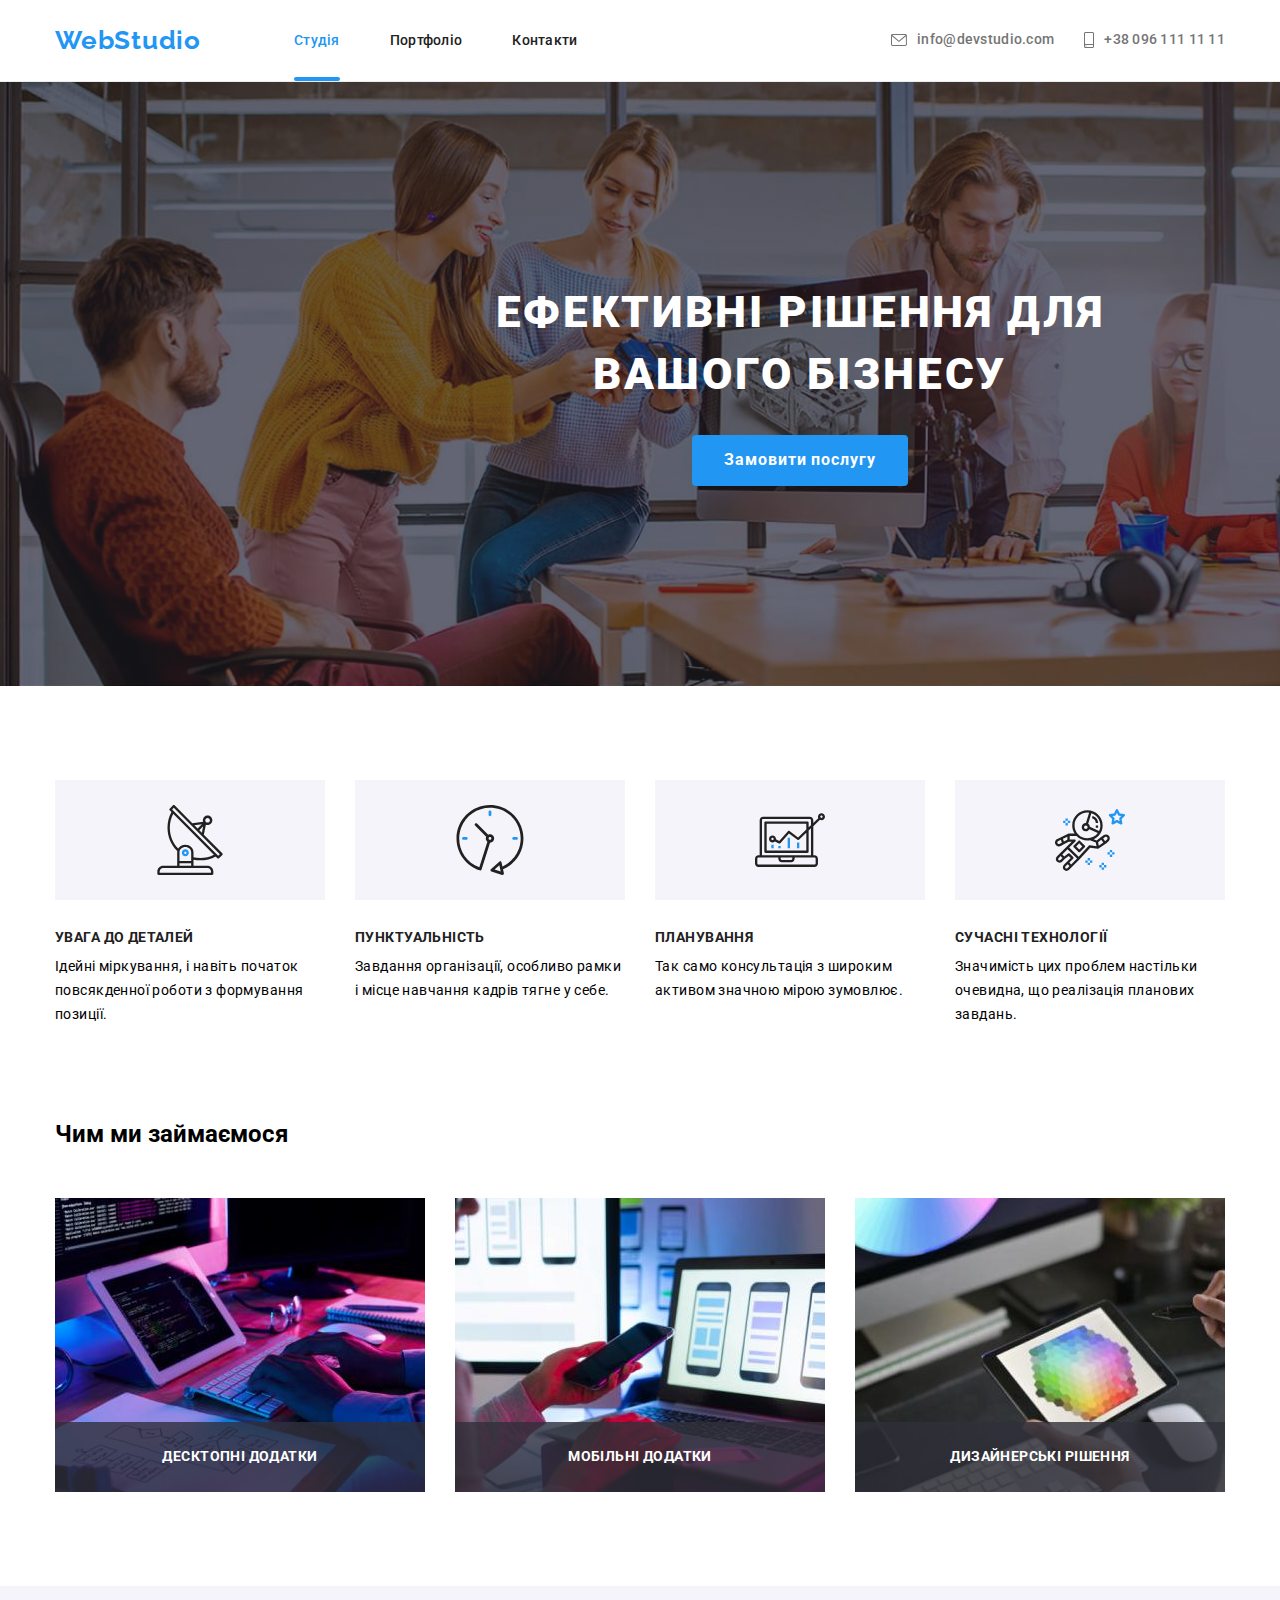
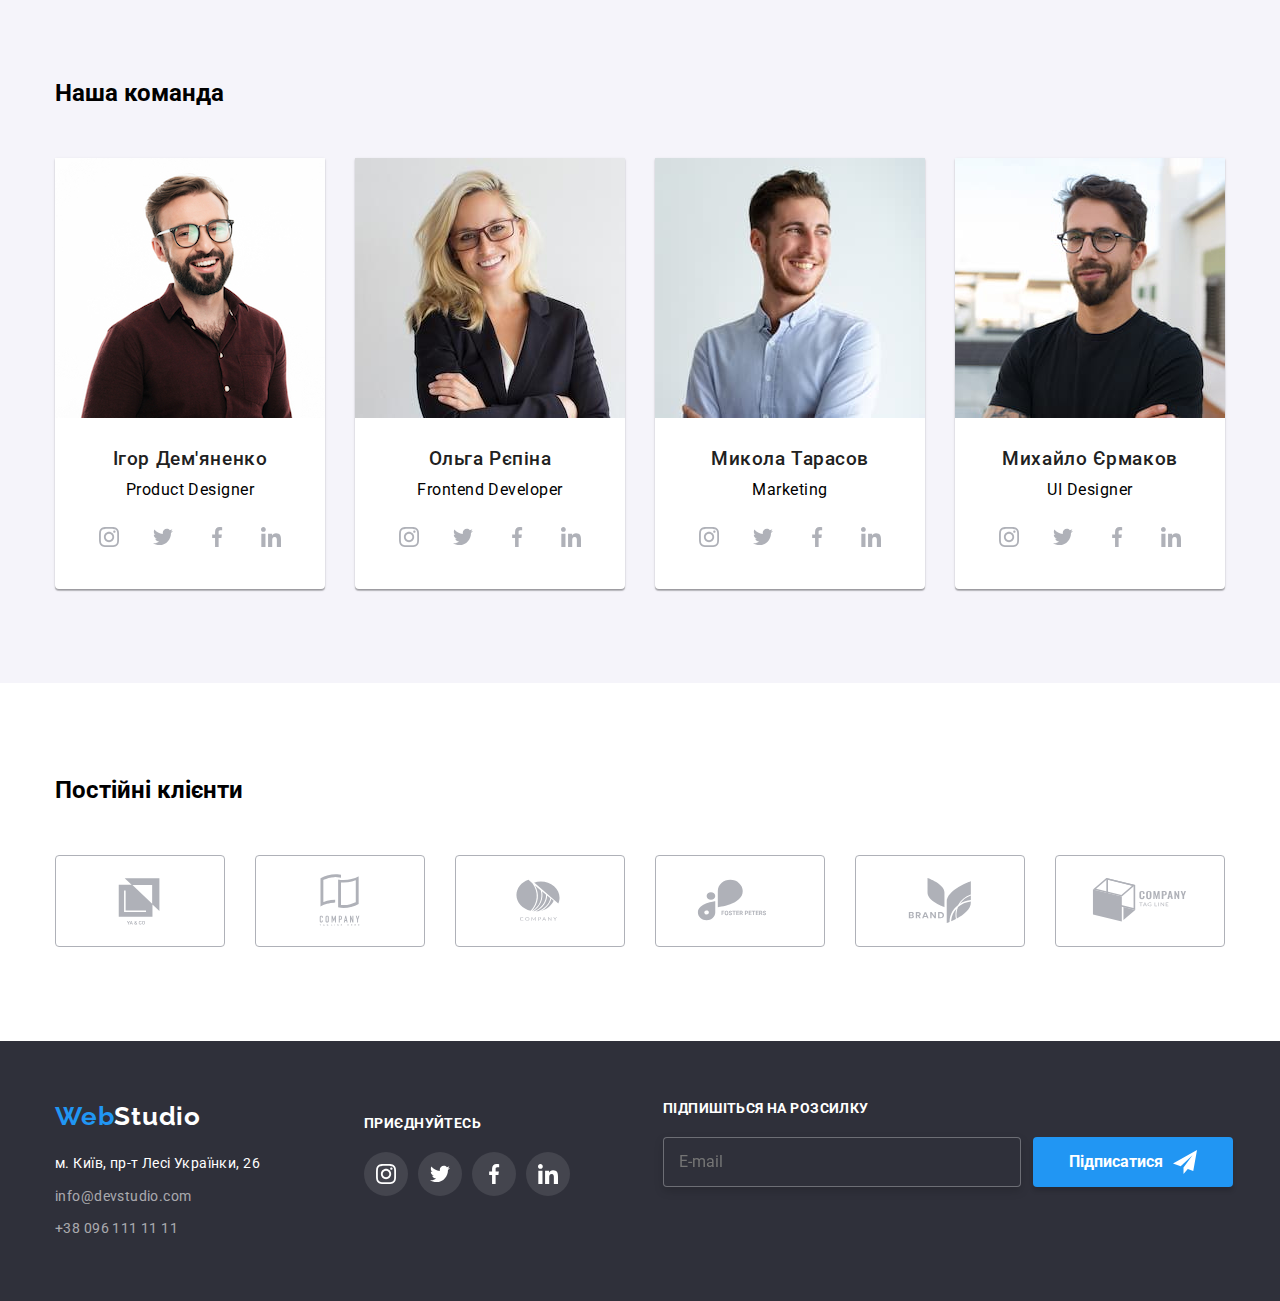
<file: index.html>
<!DOCTYPE html>
<html lang="uk">
  <head>
    <meta charset="UTF-8" />
    <meta http-equiv="X-UA-Compatible" content="IE=edge" />
    <meta name="viewport" content="width=device-width, initial-scale=1.0" />
    <title>Веб-студія</title>
    <link
      rel="stylesheet"
      href="https://cdnjs.cloudflare.com/ajax/libs/modern-normalize/1.1.0/modern-normalize.css"
      integrity="sha512-Y0MM+V6ymRKN2zStTqzQ227DWhhp4Mzdo6gnlRnuaNCbc+YN/ZH0sBCLTM4M0oSy9c9VKiCvd4Jk44aCLrNS5Q=="
      crossorigin="anonymous"
      referrerpolicy="no-referrer"
    />
    <link rel="preconnect" href="https://fonts.googleapis.com" />
    <link rel="preconnect" href="https://fonts.gstatic.com" crossorigin />
    <link
      href="https://fonts.googleapis.com/css2?family=Raleway:wght@700&family=Roboto:wght@400;500;700;900&display=swap"
      rel="stylesheet"
    />
    <link rel="stylesheet" href="./css/main.min.css" />
  </head>
  <body>
    <!-- Навігація сайту -->
    <header class="header">
      <div class="container header__container">
        <div class="container__nav">
          <nav class="nav">
            <a href="./index.html" class="link logo" lang="en"
              >Web<span class="nav_logo">Studio</span></a
            >
            <ul class="list nav__list">
              <li class="nav__item">
                <a href="./index.html" class="link nav__link link__current" title="Студія"
                  >Студія</a
                >
              </li>
              <li class="nav__item">
                <a href="./portfolio.html" class="link nav__link" title="Портфоліо">Портфоліо</a>
              </li>
              <li class="nav__item">
                <a href="#" class="link nav__link" title="Контакти">Контакти</a>
              </li>
            </ul>
          </nav>
        </div>
        <ul class="contacts list">
          <li class="contacts__item">
            <a class="link contacts__link" href="mailto:info@devstudio.com">
              <svg class="contacts__icon" width="16" height="12">
                <use href="./images/icons.svg#icon-envelope"></use>
              </svg>
              info@devstudio.com
            </a>
          </li>
          <li class="contacts__item">
            <a class="link contacts__link" href="tel:+380961111111">
              <svg class="contacts__icon" width="10" height="16">
                <use href="./images/icons.svg#icon-smartphone"></use>
              </svg>
              +38 096 111 11 11
            </a>
          </li>
        </ul>
      </div>
    </header>
    <main>
      <!-- Герой -->
      <section class="section hero">
        <div class="container hero__container">
          <h1 class="hero__title">
            Ефективні рішення для<br />
            вашого бізнесу
          </h1>
          <button class="hero__button" data-modal-open type="button">Замовити послугу</button>
        </div>
      </section>
      <!-- Особливості -->
      <section class="section feature">
        <div class="container feature__container">
          <h2 class="visually-hidden">Особливості</h2>
          <ul class="list feature__list">
            <li class="feature__item">
              <div class="feature__box">
                <svg class="feature__icon" width="70" height="70">
                  <use href="./images/icons.svg#icon-attention_to_details"></use>
                </svg>
              </div>
              <h3 class="feature__title">Увага до деталей</h3>
              <p class="feature__txt">
                Ідейні міркування, і навіть початок повсякденної роботи з формування позиції.
              </p>
            </li>
            <li class="feature__item">
              <div class="feature__box">
                <svg class="feature__icon" width="70" height="70">
                  <use href="./images/icons.svg#icon-punctuality"></use>
                </svg>
              </div>
              <h3 class="feature__title">Пунктуальність</h3>
              <p class="feature__txt">
                Завдання організації, особливо рамки і місце навчання кадрів тягне у себе.
              </p>
            </li>
            <li class="feature__item">
              <div class="feature__box">
                <svg class="feature__icon" width="70" height="70">
                  <use href="./images/icons.svg#icon-planning"></use>
                </svg>
              </div>
              <h3 class="feature__title">Планування</h3>
              <p class="feature__txt">
                Так само консультація з широким активом значною мірою зумовлює.
              </p>
            </li>
            <li class="feature__item">
              <div class="feature__box">
                <svg class="feature__icon" width="70" height="70">
                  <use href="./images/icons.svg#icon-modern_tecnologies"></use>
                </svg>
              </div>
              <h3 class="feature__title">Сучасні технології</h3>
              <p class="feature__txt">
                Значимість цих проблем настільки очевидна, що реалізація планових завдань.
              </p>
            </li>
          </ul>
        </div>
      </section>
      <!-- Чим ми займаємося -->
      <section class="section speciality">
        <div class="container speciality__container">
          <h2 class="headline speciality__headline">Чим ми займаємося</h2>
          <ul class="list speciality__list">
            <li class="speciality__item">
              <div class="speciality__box">
                <img
                  src="./images/index/img_1.jpg"
                  alt="програміст працює за робочим столом"
                  width="370"
                  height="294"
                />
                <div class="speciality__box--background">
                  <h3 class="speciality__box--title">Десктопні додатки</h3>
                </div>
              </div>
            </li>
            <li class="speciality__item">
              <div class="speciality__box">
                <img
                  src="./images/index/img_2.jpg"
                  alt="розробник працює над інтерфейсом застосунку на смартфоні"
                  width="370"
                  height="294"
                />
                <div class="speciality__box--background">
                  <h3 class="speciality__box--title">Мобільні додатки</h3>
                </div>
              </div>
            </li>
            <li class="speciality__item">
              <div class="speciality__box">
                <img
                  src="./images/index/img_3.jpg"
                  alt="веб-дизайнер підбирає кольорову гаму"
                  width="370"
                  height="294"
                />
                <div class="speciality__box--background">
                  <h3 class="speciality__box--title">Дизайнерські рішення</h3>
                </div>
              </div>
            </li>
          </ul>
        </div>
      </section>
      <!-- Наша команда -->
      <section class="section crew">
        <div class="container crew__container">
          <h2 class="headline crew__headline">Наша команда</h2>
          <ul class="list crew__list">
            <li class="crew__item">
              <img
                src="./images/index/igor_demianenko.jpg"
                alt="фото по груди темноволосого чоловіка в окулярах у темній сорочці"
                width="270"
                height="260"
              />
              <div class="crew__item--container">
                <h3 class="crew__item--title">Ігор Дем'яненко</h3>
                <p class="crew__item--paragraph" lang="en">Product Designer</p>
                <ul class="list crew__media--list">
                  <li class="crew__media--item">
                    <a href="#" class="crew__media--link" aria-label="instagram">
                      <svg class="crew__media--icon" width="20" height="20">
                        <use href="./images/icons.svg#icon-insta"></use>
                      </svg>
                    </a>
                  </li>
                  <li class="crew__media--item">
                    <a href="#" class="crew__media--link" aria-label="twitter">
                      <svg class="crew__media--icon" width="20" height="20">
                        <use href="./images/icons.svg#icon-twi"></use>
                      </svg>
                    </a>
                  </li>
                  <li class="crew__media--item">
                    <a href="#" class="crew__media--link" aria-label="facebook">
                      <svg class="crew__media--icon" width="20" height="20">
                        <use href="./images/icons.svg#icon-fb"></use>
                      </svg>
                    </a>
                  </li>
                  <li class="crew__media--item">
                    <a href="#" class="crew__media--link" aria-label="linkedin">
                      <svg class="crew__media--icon" width="20" height="20">
                        <use href="./images/icons.svg#icon-lin"></use>
                      </svg>
                    </a>
                  </li>
                </ul>
              </div>
            </li>
            <li class="crew__item">
              <img
                src="./images/index/olga_repina.jpg"
                alt="фото по груди світловолої жінки в окулярах у чорному піджаку"
                width="270"
                height="260"
              />
              <div class="crew__item--container">
                <h3 class="crew__item--title">Ольга Рєпіна</h3>
                <p class="crew__item--paragraph" lang="en">Frontend Developer</p>
                <ul class="list crew__media--list">
                  <li class="crew__media--item">
                    <a href="#" class="crew__media--link" aria-label="instagram">
                      <svg class="crew__media--icon" width="20" height="20">
                        <use href="./images/icons.svg#icon-insta"></use>
                      </svg>
                    </a>
                  </li>
                  <li class="crew__media--item">
                    <a href="#" class="crew__media--link" aria-label="twitter">
                      <svg class="crew__media--icon" width="20" height="20">
                        <use href="./images/icons.svg#icon-twi"></use>
                      </svg>
                    </a>
                  </li>
                  <li class="crew__media--item">
                    <a href="#" class="crew__media--link" aria-label="facebook">
                      <svg class="crew__media--icon" width="20" height="20">
                        <use href="./images/icons.svg#icon-fb"></use>
                      </svg>
                    </a>
                  </li>
                  <li class="crew__media--item">
                    <a href="#" class="crew__media--link" aria-label="linkedin">
                      <svg class="crew__media--icon" width="20" height="20">
                        <use href="./images/icons.svg#icon-lin"></use>
                      </svg>
                    </a>
                  </li>
                </ul>
              </div>
            </li>
            <li class="crew__item">
              <img
                src="./images/index/mykola_tarasov.jpg"
                alt="фото по груди темноволосого чоловіка у блакитній сорочці"
                width="270"
                height="260"
              />
              <div class="crew__item--container">
                <h3 class="crew__item--title">Микола Тарасов</h3>
                <p class="crew__item--paragraph" lang="en">Marketing</p>
                <ul class="list crew__media--list">
                  <li class="crew__media--item">
                    <a href="#" class="crew__media--link" aria-label="instagram">
                      <svg class="crew__media--icon" width="20" height="20">
                        <use href="./images/icons.svg#icon-insta"></use>
                      </svg>
                    </a>
                  </li>
                  <li class="crew__media--item">
                    <a href="#" class="crew__media--link" aria-label="twitter">
                      <svg class="crew__media--icon" width="20" height="20">
                        <use href="./images/icons.svg#icon-twi"></use>
                      </svg>
                    </a>
                  </li>
                  <li class="crew__media--item">
                    <a href="#" class="crew__media--link" aria-label="facebook">
                      <svg class="crew__media--icon" width="20" height="20">
                        <use href="./images/icons.svg#icon-fb"></use>
                      </svg>
                    </a>
                  </li>
                  <li class="crew__media--item">
                    <a href="#" class="crew__media--link" aria-label="linkedin">
                      <svg class="crew__media--icon" width="20" height="20">
                        <use href="./images/icons.svg#icon-lin"></use>
                      </svg>
                    </a>
                  </li>
                </ul>
              </div>
            </li>
            <li class="crew__item">
              <img
                src="./images/index/mykhailo_yermakov.jpg"
                alt="фото по груди темноволосого чоловіка в окулярах у чорній футболці"
                width="270"
                height="260"
              />
              <div class="crew__item--container">
                <h3 class="crew__item--title">Михайло Єрмаков</h3>
                <p class="crew__item--paragraph" lang="en">UI Designer</p>
                <ul class="list crew__media--list">
                  <li class="crew__media--item">
                    <a href="#" class="crew__media--link" aria-label="instagram">
                      <svg class="crew__media--icon" width="20" height="20">
                        <use href="./images/icons.svg#icon-insta"></use>
                      </svg>
                    </a>
                  </li>
                  <li class="crew__media--item">
                    <a href="#" class="crew__media--link" aria-label="twitter">
                      <svg class="crew__media--icon" width="20" height="20">
                        <use href="./images/icons.svg#icon-twi"></use>
                      </svg>
                    </a>
                  </li>
                  <li class="crew__media--item">
                    <a href="#" class="crew__media--link" aria-label="facebook">
                      <svg class="crew__media--icon" width="20" height="20">
                        <use href="./images/icons.svg#icon-fb"></use>
                      </svg>
                    </a>
                  </li>
                  <li class="crew__media--item">
                    <a href="#" class="crew__media--link" aria-label="linkedin">
                      <svg class="crew__media--icon" width="20" height="20">
                        <use href="./images/icons.svg#icon-lin"></use>
                      </svg>
                    </a>
                  </li>
                </ul>
              </div>
            </li>
          </ul>
        </div>
      </section>
      <section class="section clients">
        <div class="container clients__container">
          <h2 class="headline clients__headline">Постійні клієнти</h2>
          <ul class="list clients__list">
            <li class="clients__item">
              <a href="#" class="clients__link">
                <svg class="clients__icon" width="106" height="60">
                  <use href="./images/icons.svg#icon-client-1"></use>
                </svg>
              </a>
            </li>
            <li class="clients__item">
              <a href="#" class="clients__link">
                <svg class="clients__icon" width="106" height="60">
                  <use href="./images/icons.svg#icon-client-2"></use>
                </svg>
              </a>
            </li>
            <li class="clients__item">
              <a href="#" class="clients__link">
                <svg class="clients__icon" width="106" height="60">
                  <use href="./images/icons.svg#icon-client-3"></use>
                </svg>
              </a>
            </li>
            <li class="clients__item">
              <a href="#" class="clients__link">
                <svg class="clients__icon" width="106" height="60">
                  <use href="./images/icons.svg#icon-client-4"></use>
                </svg>
              </a>
            </li>
            <li class="clients__item">
              <a href="#" class="clients__link">
                <svg class="clients__icon" width="106" height="60">
                  <use href="./images/icons.svg#icon-client-5"></use>
                </svg>
              </a>
            </li>
            <li class="clients__item">
              <a href="#" class="clients__link">
                <svg class="clients__icon" width="106" height="60">
                  <use href="./images/icons.svg#icon-client-6"></use>
                </svg>
              </a>
            </li>
          </ul>
        </div>
      </section>
    </main>
    <!--Футер-->
    <footer class="section__footer">
      <div class="container footer__container">
        <div class="footer__container--address">
          <a href="./index.html" class="link logo"
            >Web<span class="footer__logo" lang="en">Studio</span></a
          >
          <address>
            <ul class="list footer__address--list">
              <li class="footer__address--item">
                <a
                  class="link footer__address--link footer__location--link"
                  href="https://www.google.com/maps/place/%D0%B1%D1%83%D0%BB%D1%8C%D0%B2%D0%B0%D1%80+%D0%9B%D0%B5%D1%81%D1%96+%D0%A3%D0%BA%D1%80%D0%B0%D1%97%D0%BD%D0%BA%D0%B8,+26,+%D0%9A%D0%B8%D1%97%D0%B2,+02000/@50.4265807,30.5383858,17z/data=!3m1!4b1!4m5!3m4!1s0x40d4cf0e033ecbe9:0x57a4dffefec77da0!8m2!3d50.4265807!4d30.5383858"
                  target="_blank"
                  rel="noopener noreferrer"
                  >м. Київ, пр-т Лесі Українки, 26</a
                >
              </li>
              <li class="footer__address--item">
                <a
                  class="link footer__address--link footer__address--opacity"
                  href="mailto:info@devstudio.com"
                  >info@devstudio.com</a
                >
              </li>
              <li class="footer__address--item">
                <a
                  class="link footer__address--link footer__address--opacity"
                  href="tel:+380961111111"
                  >+38 096 111 11 11</a
                >
              </li>
            </ul>
          </address>
        </div>
        <div class="footer__container--join">
          <h2 class="footer__join--headline">Приєднуйтесь</h2>
          <ul class="list footer__join--list">
            <li class="footer__join--item">
              <a href="#" class="footer__join--link" aria-label="instagram">
                <svg class="footer__join--icon" width="20" height="20">
                  <use href="./images/icons.svg#icon-insta"></use>
                </svg>
              </a>
            </li>
            <li class="footer__join--item">
              <a href="#" class="footer__join--link" aria-label="twitter">
                <svg class="footer__join--icon" width="20" height="20">
                  <use href="./images/icons.svg#icon-twi"></use>
                </svg>
              </a>
            </li>
            <li class="footer__join--item">
              <a href="#" class="footer__join--link" aria-label="facebook">
                <svg class="footer__join--icon" width="20" height="20">
                  <use href="./images/icons.svg#icon-fb"></use>
                </svg>
              </a>
            </li>
            <li class="footer__join--item">
              <a href="#" class="footer__join--link" aria-label="linkedin">
                <svg class="footer__join--icon" width="20" height="20">
                  <use href="./images/icons.svg#icon-lin"></use>
                </svg>
              </a>
            </li>
          </ul>
        </div>
        <div class="footer__contsiner--subscription">
          <h2 class="footer__join--headline">Підпишіться на розсилку</h2>
          <form class="footer__subscription--box">
            <label class="footer__subscription--label">
              <input type="email" class="footer__subscription--input" placeholder="E-mail" />
            </label>
            <button type="submit" class="button footer__subscription--button">
              Підписатися
              <svg class="footer__subscription--icon" width="24" height="24">
                <use href="./images/icons.svg#icon-send"></use>
              </svg>
            </button>
          </form>
        </div>
      </div>
    </footer>

    <!--Модалка-->
    <div data-modal class="backdrop backdrop__is-hidden">
      <div class="modal">
        <button data-modal__close--button type="button" class="button modal__close--button">
          <svg class="close-icon" width="18" height="18">
            <use href="./images/icons.svg#icon-close"></use>
          </svg>
        </button>

        <div class="modal__box">
          <form class="form" name="modal_form" autocomplete="on" novalidate>
            <h2 class="form__headline">Залиште свої дані, ми вам передзвонимо</h2>
            <div class="form__group" role="group">
              <label for="user_name" class="form__label">Ім'я</label>
              <div class="form__box">
                <input
                  type="text"
                  class="form__field"
                  name="user_name"
                  id="user_name"
                  placeholder=" "
                />
                <svg class="form__icon" width="18" height="18">
                  <use href="./images/icons.svg#icon-person"></use>
                </svg>
              </div>

              <label for="user_phone" class="form__label">Телефон</label>
              <div class="form__box">
                <input
                  type="tel"
                  class="form__field"
                  name="user_phone"
                  id="user_phone"
                  placeholder=" "
                />
                <svg class="form__icon" width="18" height="18">
                  <use href="./images/icons.svg#icon-phone"></use>
                </svg>
              </div>

              <label for="user_email" class="form__label">Пошта</label>
              <div class="form__box">
                <input
                  type="email"
                  class="form__field"
                  name="user_email"
                  id="user_email"
                  placeholder=" "
                />
                <svg class="form__icon" width="18" height="18">
                  <use href="./images/icons.svg#icon-email-black"></use>
                </svg>
              </div>

              <label for="user_comment" class="form__label">Коментар</label>
              <textarea
                name="user_comment"
                class="form__field form__textarea"
                id="user_comment"
                rows="8"
                placeholder="Введіть текст"
              ></textarea>
            </div>
            <label class="form__label label--check">
              <input type="checkbox" class="form__checkbox" name="agreement" id="agreement" />
              <svg class="form__checkbox--icon">
                <use href="./images/icons.svg#icon-checkbox"></use>
              </svg>
              <span
                >Погоджуюся з розсилкою та приймаю
                <a href="#" class="link form__link--contract">Умови договору</a></span
              >
            </label>
            <button type="submit" class="modal__submit--button button">Відправити</button>
          </form>
        </div>
      </div>
    </div>

    <script src="./js/modal.js"></script>
  </body>
</html>
</file>
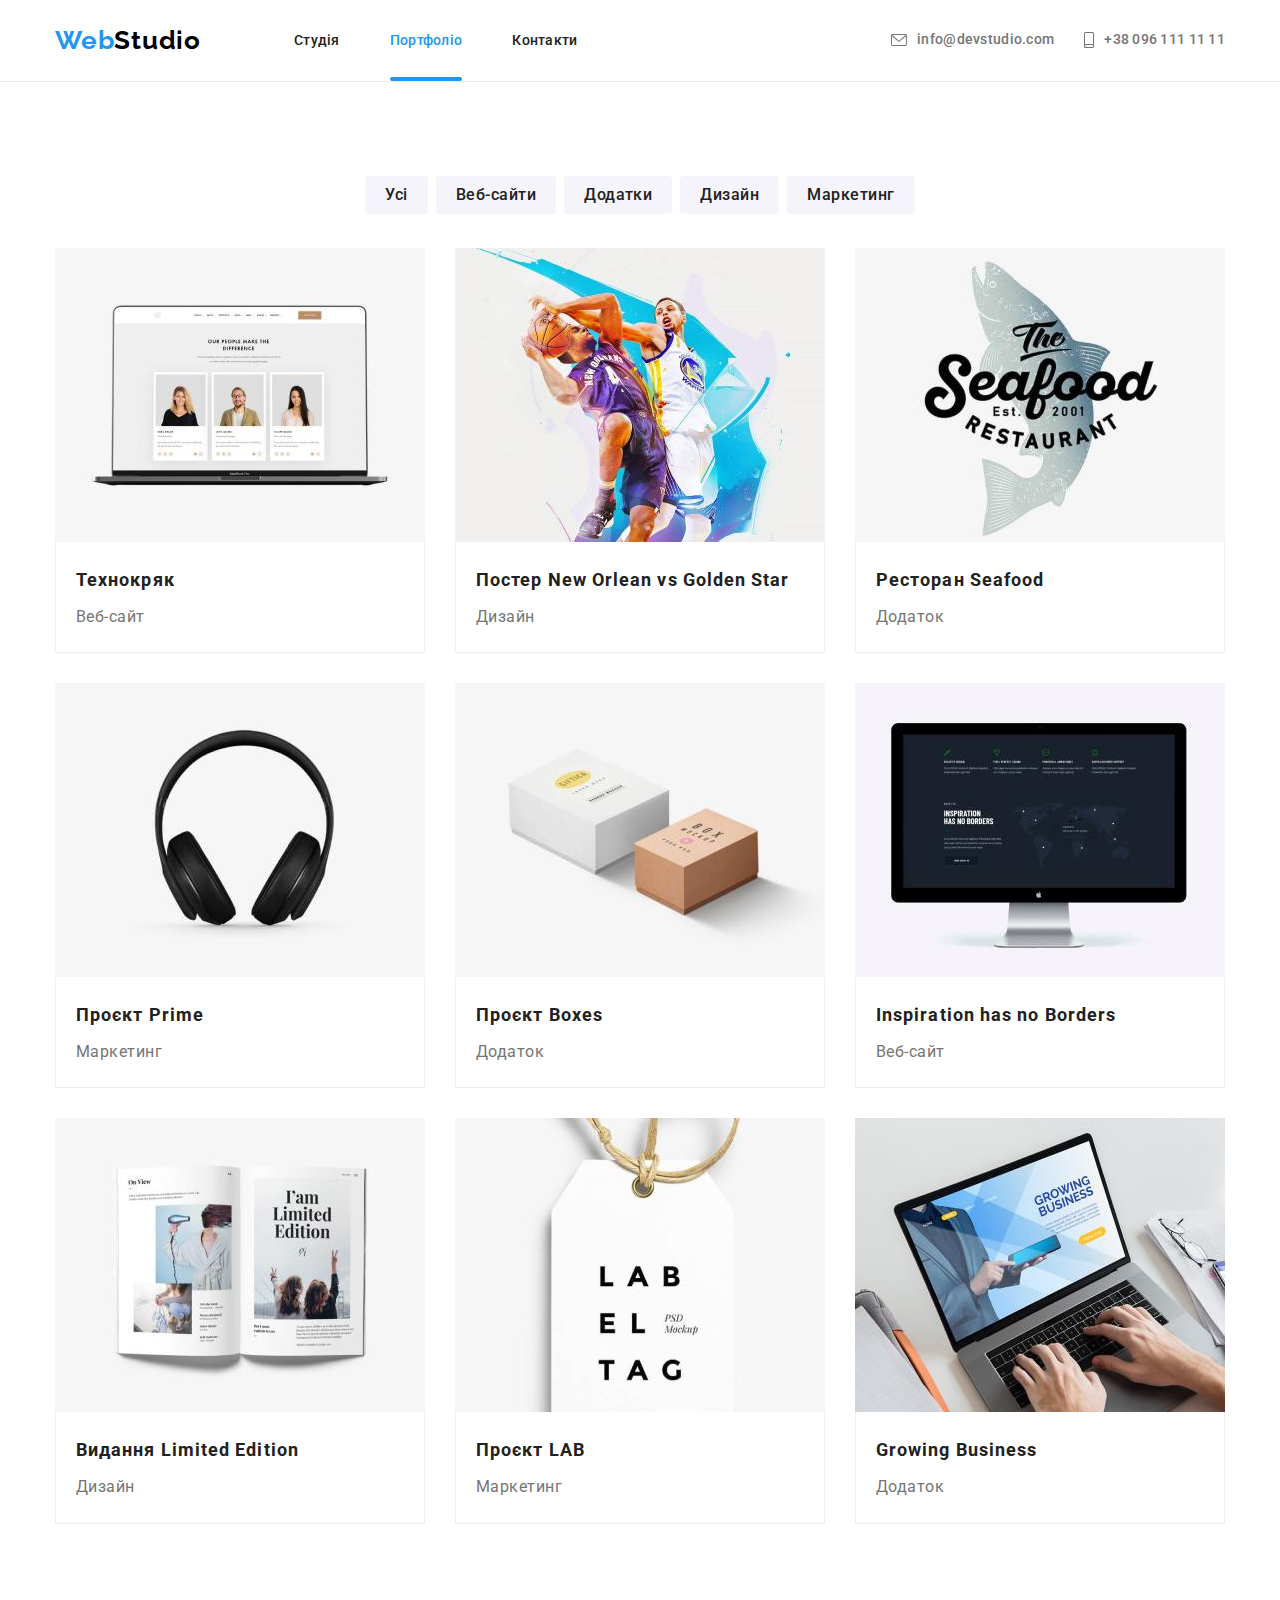
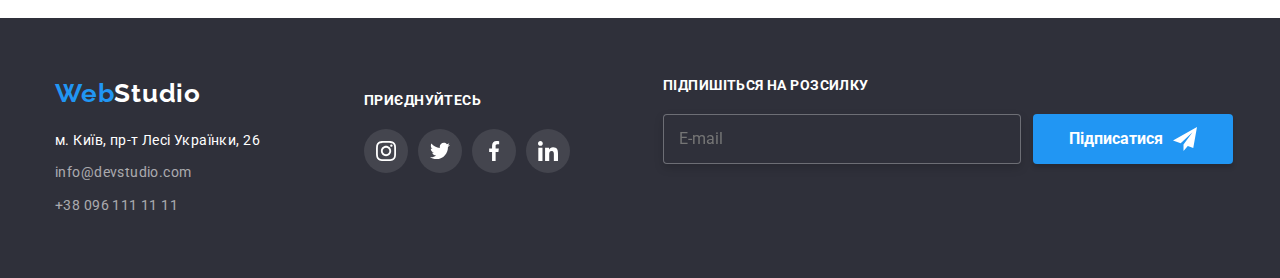
<file: portfolio.html>
<!DOCTYPE html>
<html lang="uk">
  <head>
    <meta charset="UTF-8" />
    <meta http-equiv="X-UA-Compatible" content="IE=edge" />
    <meta name="viewport" content="width=device-width, initial-scale=1.0" />
    <title lang="en">Веб-студія</title>
    <link
      rel="stylesheet"
      href="https://cdnjs.cloudflare.com/ajax/libs/modern-normalize/1.1.0/modern-normalize.css"
      integrity="sha512-Y0MM+V6ymRKN2zStTqzQ227DWhhp4Mzdo6gnlRnuaNCbc+YN/ZH0sBCLTM4M0oSy9c9VKiCvd4Jk44aCLrNS5Q=="
      crossorigin="anonymous"
      referrerpolicy="no-referrer"
    />
    <link rel="preconnect" href="https://fonts.googleapis.com" />
    <link rel="preconnect" href="https://fonts.gstatic.com" crossorigin />
    <link
      href="https://fonts.googleapis.com/css2?family=Raleway:wght@700&family=Roboto:wght@400;500;700;900&display=swap"
      rel="stylesheet"
    />
    <link rel="stylesheet" href="./css/main.min.css" />
  </head>
  <body>
    <!-- Навігація сайту -->
    <header class="header">
      <div class="container header__container">
        <div class="container__nav">
          <nav class="nav">
            <a href="./index.html" class="link logo" lang="en"
              >Web<span class="nav__logo">Studio</span></a
            >
            <ul class="list nav__list">
              <li class="nav__item">
                <a href="./index.html" class="link nav__link" title="Студія">Студія</a>
              </li>
              <li class="nav__item">
                <a href="./portfolio.html" class="link nav__link link__current" title="Портфоліо"
                  >Портфоліо</a
                >
              </li>
              <li class="nav__item">
                <a href="#" class="link nav__link" title="Контакти">Контакти</a>
              </li>
            </ul>
          </nav>
        </div>
        <ul class="contacts list">
          <li class="contacts__item">
            <a class="link contacts__link" href="mailto:info@devstudio.com">
              <svg class="contacts__icon" width="16" height="12">
                <use href="./images/icons.svg#icon-envelope"></use>
              </svg>
              info@devstudio.com
            </a>
          </li>
          <li class="contacts__item">
            <a class="link contacts__link" href="tel:+380961111111">
              <svg class="contacts__icon" width="10" height="16">
                <use href="./images/icons.svg#icon-smartphone"></use>
              </svg>
              +38 096 111 11 11
            </a>
          </li>
        </ul>
      </div>
    </header>
    <main>
      <section class="section portfolio">
        <div class="container">
          <h1 class="visually-hidden">Портфоліо</h1>
          <ul class="list portfolio__filter--list">
            <li class="portfolio__filter--item">
              <button class="button portfolio__filter--button" type="button">Усі</button>
            </li>
            <li class="portfolio__filter--item">
              <button class="button portfolio__filter--button" type="button">Веб-сайти</button>
            </li>
            <li class="portfolio__filter--item">
              <button class="button portfolio__filter--button" type="button">Додатки</button>
            </li>
            <li class="portfolio__filter--item">
              <button class="button portfolio__filter--button" type="button">Дизайн</button>
            </li>
            <li class="portfolio__filter--item">
              <button class="button portfolio__filter--button" type="button">Маркетинг</button>
            </li>
          </ul>
          <div class="container portfolio__store">
            <ul class="list portfolio__store--list">
              <li class="portfolio__store--card store__card">
                <a href="#" class="link store__card--link">
                  <div class="store__card--thumb">
                    <img
                      src="./images/portfolio/tecno.jpg"
                      alt="веб-сайт"
                      width="370"
                      height="294"
                    />
                    <div class="store__card--overlay">
                      <p class="store__card--description">
                        Ресурс пропонує комплексні пропозиції з різним рівнем функціоналу та
                        сервісів. Все це дозволить відвідувачу отримати вичерпні відомості про
                        компанію чи приватну особу.
                      </p>
                    </div>
                  </div>
                  <div class="store__card--profile">
                    <h2 class="store__card--title">Технокряк</h2>
                    <p class="store__card--text">Веб-сайт</p>
                  </div>
                </a>
              </li>
              <li class="portfolio__store--card">
                <a href="#" class="link store__card--link">
                  <div class="store__card--thumb">
                    <img
                      src="./images/portfolio/poster.jpg"
                      alt="постер з двома баскетболістами"
                      width="370"
                      height="294"
                    />
                    <div class="store__card--overlay">
                      <p class="store__card--description">
                        Ресурс пропонує комплексні пропозиції з різним рівнем функціоналу та
                        сервісів. Все це дозволить відвідувачу отримати вичерпні відомості про
                        компанію чи приватну особу.
                      </p>
                    </div>
                  </div>
                  <div class="store__card--profile">
                    <h2 class="store__card--title">
                      Постер <span lang="en">New Orlean vs Golden Star</span>
                    </h2>
                    <p class="store__card--text">Дизайн</p>
                  </div>
                </a>
              </li>
              <li class="portfolio__store--card">
                <a href="#" class="link store__card--link">
                  <div class="store__card--thumb">
                    <img
                      src="./images/portfolio/restaurant.jpg"
                      alt="лого ресторану морепродуктів"
                      width="370"
                      height="294"
                    />
                    <div class="store__card--overlay">
                      <p class="store__card--description">
                        Ресурс пропонує комплексні пропозиції з різним рівнем функціоналу та
                        сервісів. Все це дозволить відвідувачу отримати вичерпні відомості про
                        компанію чи приватну особу.
                      </p>
                    </div>
                  </div>
                  <div class="store__card--profile">
                    <h2 class="store__card--title">Ресторан <span lang="en">Seafood</span></h2>
                    <p class="store__card--text">Додаток</p>
                  </div>
                </a>
              </li>
              <li class="portfolio__store--card">
                <a href="#" class="link store__card--link">
                  <div class="store__card--thumb">
                    <img
                      src="./images/portfolio/prime.jpg"
                      alt="навушники"
                      width="370"
                      height="294"
                    />
                    <div class="store__card--overlay">
                      <p class="store__card--description">
                        Ресурс пропонує комплексні пропозиції з різним рівнем функціоналу та
                        сервісів. Все це дозволить відвідувачу отримати вичерпні відомості про
                        компанію чи приватну особу.
                      </p>
                    </div>
                  </div>
                  <div class="store__card--profile">
                    <h2 class="store__card--title">Проєкт <span lang="en">Prime</span></h2>
                    <p class="store__card--text">Маркетинг</p>
                  </div>
                </a>
              </li>
              <li class="portfolio__store--card">
                <a href="#" class="link store__card--link">
                  <div class="store__card--thumb">
                    <img
                      src="./images/portfolio/boxes.jpg"
                      alt="дві коробки: велика біла і маленька коричнева"
                      width="370"
                      height="294"
                    />
                    <div class="store__card--overlay">
                      <p class="store__card--description">
                        Ресурс пропонує комплексні пропозиції з різним рівнем функціоналу та
                        сервісів. Все це дозволить відвідувачу отримати вичерпні відомості про
                        компанію чи приватну особу.
                      </p>
                    </div>
                  </div>
                  <div class="store__card--profile">
                    <h2 class="store__card--title">Проєкт <span lang="en">Boxes</span></h2>
                    <p class="store__card--text">Додаток</p>
                  </div>
                </a>
              </li>
              <li class="portfolio__store--card">
                <a href="#" class="link store__card--link">
                  <div class="store__card--thumb">
                    <img
                      src="./images/portfolio/inspiration.jpg"
                      alt="вигляд веб-сайту"
                      width="370"
                      height="294"
                    />
                    <div class="store__card--overlay">
                      <p class="store__card--description">
                        Ресурс пропонує комплексні пропозиції з різним рівнем функціоналу та
                        сервісів. Все це дозволить відвідувачу отримати вичерпні відомості про
                        компанію чи приватну особу.
                      </p>
                    </div>
                  </div>
                  <div class="store__card--profile">
                    <h2 class="store__card--title" lang="en">Inspiration has no Borders</h2>
                    <p class="store__card--text">Веб-сайт</p>
                  </div>
                </a>
              </li>
              <li class="portfolio__store--card">
                <a href="#" class="link store__card--link">
                  <div class="store__card--thumb">
                    <img
                      src="./images/portfolio/limited.jpg"
                      alt="фото сторінки журналу"
                      width="370"
                      height="294"
                    />
                    <div class="store__card--overlay">
                      <p class="store__card--description">
                        Ресурс пропонує комплексні пропозиції з різним рівнем функціоналу та
                        сервісів. Все це дозволить відвідувачу отримати вичерпні відомості про
                        компанію чи приватну особу.
                      </p>
                    </div>
                  </div>
                  <div class="store__card--profile">
                    <h2 class="store__card--title">
                      Видання <span lang="en">Limited Edition</span>
                    </h2>
                    <p class="store__card--text">Дизайн</p>
                  </div>
                </a>
              </li>
              <li class="portfolio__store--card">
                <a href="#" class="link store__card--link">
                  <div class="store__card--thumb">
                    <img
                      src="./images/portfolio/lab.jpg"
                      alt="фото лейблу"
                      width="370"
                      height="294"
                    />
                    <div class="store__card--overlay">
                      <p class="store__card--description">
                        Ресурс пропонує комплексні пропозиції з різним рівнем функціоналу та
                        сервісів. Все це дозволить відвідувачу отримати вичерпні відомості про
                        компанію чи приватну особу.
                      </p>
                    </div>
                  </div>
                  <div class="store__card--profile">
                    <h2 class="store__card--title">Проєкт <span lang="en">LAB</span></h2>
                    <p class="store__card--text">Маркетинг</p>
                  </div>
                </a>
              </li>
              <li class="portfolio__store--card">
                <a href="#" class="link store__card--link">
                  <div class="store__card--thumb">
                    <img
                      src="./images/portfolio/growing_business.jpg"
                      alt="фото роботи з додатком через ноутбук"
                      width="370"
                      height="294"
                    />

                    <div class="store__card--overlay">
                      <p class="store__card--description">
                        Ресурс пропонує комплексні пропозиції з різним рівнем функціоналу та
                        сервісів. Все це дозволить відвідувачу отримати вичерпні відомості про
                        компанію чи приватну особу.
                      </p>
                    </div>
                  </div>
                  <div class="store__card--profile">
                    <h2 class="store__card--title" lang="en">Growing Business</h2>
                    <p class="store__card--text">Додаток</p>
                  </div>
                </a>
              </li>
            </ul>
          </div>
        </div>
      </section>
    </main>
    <!--Футер-->
    <footer class="section__footer">
      <div class="container footer__container">
        <div class="footer__container--address">
          <a href="./index.html" class="link logo"
            >Web<span class="footer__logo" lang="en">Studio</span></a
          >
          <address>
            <ul class="list footer__address--list">
              <li class="footer__address--item">
                <a
                  class="link footer__address--link footer__location--link"
                  href="https://www.google.com/maps/place/%D0%B1%D1%83%D0%BB%D1%8C%D0%B2%D0%B0%D1%80+%D0%9B%D0%B5%D1%81%D1%96+%D0%A3%D0%BA%D1%80%D0%B0%D1%97%D0%BD%D0%BA%D0%B8,+26,+%D0%9A%D0%B8%D1%97%D0%B2,+02000/@50.4265807,30.5383858,17z/data=!3m1!4b1!4m5!3m4!1s0x40d4cf0e033ecbe9:0x57a4dffefec77da0!8m2!3d50.4265807!4d30.5383858"
                  target="_blank"
                  rel="noopener noreferrer"
                  >м. Київ, пр-т Лесі Українки, 26</a
                >
              </li>
              <li class="footer__address--item">
                <a
                  class="link footer__address--link footer__address--opacity"
                  href="mailto:info@devstudio.com"
                  >info@devstudio.com</a
                >
              </li>
              <li class="footer__address--item">
                <a
                  class="link footer__address--link footer__address--opacity"
                  href="tel:+380961111111"
                  >+38 096 111 11 11</a
                >
              </li>
            </ul>
          </address>
        </div>
        <div class="footer__container--join">
          <h2 class="footer__join--headline">Приєднуйтесь</h2>
          <ul class="list footer__join--list">
            <li class="footer__join--item">
              <a href="#" class="footer__join--link" aria-label="instagram">
                <svg class="footer__join--icon" width="20" height="20">
                  <use href="./images/icons.svg#icon-insta"></use>
                </svg>
              </a>
            </li>
            <li class="footer__join--item">
              <a href="#" class="footer__join--link" aria-label="twitter">
                <svg class="footer__join--icon" width="20" height="20">
                  <use href="./images/icons.svg#icon-twi"></use>
                </svg>
              </a>
            </li>
            <li class="footer__join--item">
              <a href="#" class="footer__join--link" aria-label="facebook">
                <svg class="footer__join--icon" width="20" height="20">
                  <use href="./images/icons.svg#icon-fb"></use>
                </svg>
              </a>
            </li>
            <li class="footer__join--item">
              <a href="#" class="footer__join--link" aria-label="linkedin">
                <svg class="footer__join--icon" width="20" height="20">
                  <use href="./images/icons.svg#icon-lin"></use>
                </svg>
              </a>
            </li>
          </ul>
        </div>
        <div class="footer__contsiner--subscription">
          <h2 class="footer__join--headline">Підпишіться на розсилку</h2>
          <form class="footer__subscription--box">
            <label class="footer__subscription--label">
              <input type="email" class="footer__subscription--input" placeholder="E-mail" />
            </label>
            <button type="submit" class="button footer__subscription--button">
              Підписатися
              <svg class="footer__subscription--icon" width="24" height="24">
                <use href="./images/icons.svg#icon-send"></use>
              </svg>
            </button>
          </form>
        </div>
      </div>
    </footer>
  </body>
</html>
</file>
<file: css/main.min.css>
:root{--logo-header-color: #000000;--text-on-dark-color: #ffffff;--primary-h-color: #212121;--accent-color: #2196f3;--header-border: #ececec;--primary-text-color: #757575;--background-main-color: #ffffff;--background-secondary-color: #2f303a;--background-active-button: #188ce8;--background-filter-color: #f5f4fa;--background-crew-color: #f5f4fa;--borderline-card-color: #eeeeee;--filter-text: #212121;--icon: #afb1b8;--speciality-box: #2f303acc;--product-overlay-color: #2196f3e5;--timing-function: cubic-bezier(0.4, 0, 0.2, 1)}.visually-hidden{position:absolute;width:1px;height:1px;margin:-1px;border:0px;padding:0px;white-space:nowrap;clip-path:inset(100%);clip:rect(0 0 0 0)}body{font-family:"roboto",sans-serif;background-color:#fff}img{display:block}h1,h2,h3,ul,p{margin-top:0px;margin-bottom:0px}ul{padding-left:0px}.link{text-decoration:none}.list{list-style:none}.backdrop{background-color:rgba(0,0,0,.25);position:fixed;top:0;left:0;width:100%;height:100%;transition:opacity 250ms var(--timing-function),visibility 250ms var(--timing-function)}.backdrop.backdrop__is-hidden{pointer-events:none;opacity:0;visibility:hidden}.modal{background-color:var(--background-main-color);position:absolute;top:50%;left:50%;width:528px;border-radius:4px;box-shadow:0px 1px 3px rgba(0,0,0,.12),0px 1px 1px rgba(0,0,0,.14),0px 2px 1px rgba(0,0,0,.2);transform:translate(-50%, -50%)}.modal__close--button{position:absolute;top:9px;right:8px;width:30px;height:30px;padding:0px;border-radius:50%;display:flex;align-items:center;justify-content:center;background-color:var(--background-main-color);border:1px solid rgba(0,0,0,.1);transition:background-color 250ms var(--timing-function),color 250ms var(--timing-function)}.modal__close--button:hover,.modal__close--button:focus{fill:var(--accent-color)}.modal__box{padding:40px}.form__headline{color:var(--primary-h-color);font-weight:700;font-size:20px;line-height:1.17;letter-spacing:.03em;text-align:center;margin-bottom:12px}.form__label{display:flex;flex-direction:column;font-size:12px;line-height:1.71;letter-spacing:.01em;margin-bottom:4px}.form__box{position:relative;margin-bottom:10px}.form__field{width:100%;height:40px;border:1px solid rgba(33,33,33,.2);border-radius:4px;padding-top:11px;padding-right:auto;padding-bottom:11px;padding-left:42px;outline:1px solid rgba(0,0,0,0);outline-offset:-1px;transition:outline 250ms var(--timing-function);cursor:pointer}.form__field:focus{outline-color:var(--accent-color)}.form__field:focus+.form__icon{fill:var(--accent-color)}.form__field:focus+.modal__form__icon{fill:var(--accent-color)}.form__field.form__textarea{display:block;width:100%;height:120px;resize:none;padding:12px 16px}.form__icon{position:absolute;top:50%;left:10px;transform:translateY(-50%);transition:fill 250ms var(--timing-function)}.form__checkbox{position:absolute;white-space:nowrap;width:1px;height:1px;overflow:hidden;border:0;padding:0;clip:rect(0 0 0 0);clip-path:inset(50%);margin:-1px}.form__label.label--check{display:flex;flex-direction:row;align-items:center;justify-content:center;font-size:14px;letter-spacing:.03em;margin-top:20px;margin-bottom:30px}.form__checkbox--icon{display:inline-block;width:16px;height:15px;border:2px solid var(--filter-text);border-radius:4px;margin-right:7px;fill:var(--background-main-color)}.form__checkbox--icon:active{background-color:var(--accent-color);fill:var(--text-on-dark-color);border-color:var(--accent-color);background-repeat:no-repeat;background-position:center;background-size:contain;background-origin:border-box}.form__checkbox:checked+.form__checkbox--icon{background-color:var(--accent-color);fill:var(--text-on-dark-color);border-color:var(--accent-color);background-repeat:no-repeat;background-position:center;background-size:contain;background-origin:border-box}.form__link--contract{text-decoration-line:underline;color:var(--accent-color);margin-left:7px}.modal__submit--button{display:block;margin:0 auto;min-width:200px;height:50px;font-weight:700;font-size:16px;line-height:1.88;letter-spacing:.06em;color:var(--text-on-dark-color);background:var(--accent-color);border-radius:4px;border:0 solid rgba(0,0,0,0);cursor:pointer;transition:filter 250ms var(--timing-function)}.modal__submit--button:hover,.modal__submit--button:focus{background:#188ce8;filter:drop-shadow(0px 4px 4px rgba(0, 0, 0, 0.25)) drop-shadow(0px 4px 4px rgba(0, 0, 0, 0.25))}.container{width:1200px;padding:0px 15px;margin-left:auto;margin-right:auto}.section{padding:94px 0px}.logo{font-family:"Raleway",sans-serif;font-weight:700;font-size:26px;line-height:1.19;letter-spacing:.03em;color:var(--accent-color);margin-right:93px;padding:25px 0px}.nav__logo{color:var(--logo-header-color)}.footer__logo{color:var(--text-on-dark-color)}.header{border-bottom:1px solid var(--header-border)}.header__container{display:flex;align-items:center}.nav{display:flex;align-items:center}.nav__list{display:flex;align-items:center}.nav__link{font-weight:500;font-size:14px;line-height:1.14;letter-spacing:.02em;padding:32px 0px;color:var(--primary-h-color);position:relative;transition:color 250ms var(--timing-function)}.nav:hover,.nav:focus{color:var(--accent-color)}.nav__item:not(:last-child){margin-right:50px}.nav__link.link__current{color:var(--accent-color)}.nav__link.link__current::after{content:"";position:absolute;width:100%;height:4px;left:0;bottom:-1px;border-radius:2px;background-color:var(--accent-color)}.contacts{display:flex;align-items:center;margin-left:auto}.contacts__link{font-weight:500;font-size:14px;line-height:1.14;letter-spacing:.02em;padding:32px 0px;color:var(--primary-text-color);display:flex;align-items:center;transition:color 250ms var(--timing-function)}.contacts__link:hover,.contacts__link:focus{color:var(--accent-color)}.contacts__icon{fill:currentColor;margin-right:10px}.contacts__item:not(:last-child){margin-right:30px}.section__footer{background-color:var(--background-secondary-color);color:var(--text-on-dark-color);padding:60px 0px}.footer__container{display:flex}.footer__container--address{margin-right:70px}.footer__address--list{margin-top:20px}.footer__location--link{font-style:normal}.footer__address--item:not(:last-child){margin-bottom:9px}.footer__address--link{font-style:normal;color:var(--text-on-dark-color);font-size:14px;line-height:1.7;letter-spacing:.03em}.footer__address--link:hover,.footer__address--link:focus{color:var(--accent-color)}.footer__address--opacity{color:rgba(255,255,255,.6)}.footer__container--join{margin-top:15px;margin-right:93px}.footer__join--headline{font-weight:700;font-size:14px;line-height:1.14;letter-spacing:.03em;text-transform:uppercase;margin-bottom:20px}.footer__join--list{display:flex}.footer__join--item:not(:last-child){margin-right:10px}.footer__join--icon{fill:currentColor}.footer__join--link{background-color:rgba(255,255,255,.1);color:var(--text-on-dark-color);padding:12px;display:flex;justify-content:center;align-items:center;border-radius:50%}.footer__join--link:hover,.footer__join--link:focus{background-color:var(--accent-color);color:var(--text-on-dark-color)}.footer__container--subscription{margin-top:15px}.footer__subscription--box{display:flex}.footer__subscription--label{margin-right:12px}.footer__subscription--input{width:358px;background-color:var(--background-secondary-color);border:1px solid rgba(255,255,255,.3);filter:drop-shadow(0px 4px 4px rgba(0, 0, 0, 0.15));border-radius:4px;padding:15px;color:rgba(255,255,255,.6)}.footer__subscription--button{background-color:var(--accent-color);color:var(--text-on-dark-color);width:200px;height:50px;border-radius:4px;outline:1px solid rgba(0,0,0,0);box-shadow:0px 4px 4px rgba(0,0,0,.15);padding:10px;font-weight:700;line-height:1.87;display:inline-flex;justify-content:center;align-items:center;border:none}.footer__subscription--button:active,.footer__subscription--button:hover,.footer__subscription--button:focus{background-color:var(--background-active-button)}.footer__subscription--icon{fill:var(--text-on-dark-color);margin-left:10px}.hero{background-color:var(--background-secondary-color);margin:0 auto;width:1600px;padding:200px 0px;text-align:center;background-image:linear-gradient(rgba(47, 48, 58, 0.4), rgba(47, 48, 58, 0.4)),url(../images/index/hero/background.jpg);background-repeat:no-repeat;background-size:cover;background-position:center}.hero__title{color:var(--text-on-dark-color);font-weight:900;font-size:44px;line-height:1.4;letter-spacing:.06em;text-align:center;text-transform:uppercase}.hero__button{background-color:var(--accent-color);color:var(--text-on-dark-color);font-weight:700;line-height:1.9;letter-spacing:.06em;cursor:pointer;border-radius:4px;padding:10px 32px;margin-top:30px;border:0px;transition:background-color 250ms var(--timing-function),color 250ms var(--timing-function)}.hero__button:hover,.hero__button:active,.hero__button:focus{background-color:var(--background-active-button)}.feature__list{display:flex}.feature__item{width:270px;padding:0px;text-align:start}.feature__item:not(:last-child){margin-right:30px}.feature__box{display:flex;justify-content:center;align-items:center;margin-bottom:30px;background-color:var(--background-filter-color);height:120px}.feature__title{color:var(--primary-h-color);font-size:14px;line-height:1.14;letter-spacing:.03em;text-transform:uppercase;padding:0px;margin-bottom:10px}.feature__txt{font-size:14px;line-height:1.7;letter-spacing:.03em;padding:0px}.speciality{padding-top:0px}.speciality__list{display:flex;flex-direction:row;margin-top:50px}.speciality__item:not(:last-child){width:370px;margin-right:30px}.speciality__box{position:relative}.speciality__box--background{position:absolute;bottom:0;left:0;background-color:var(--speciality-box);width:100%;height:70px}.speciality__box--title{color:var(--text-on-dark-color);position:absolute;font-weight:700;font-size:14px;line-height:1.14;letter-spacing:.03em;text-align:center;text-transform:uppercase;top:50%;left:50%;transform:translate(-50%, -50%)}.crew{background-color:var(--background-crew-color)}.crew__media--list{display:flex;justify-content:center;text-align:center}.crew__media--item:not(:last-child){margin-right:10px}.crew__media--link{color:var(--icon);padding:12px;display:flex;justify-content:center;align-items:center;border-radius:50%;transition:background-color 250ms var(--timing-function),color 250ms var(--timing-function)}.crew__media--link:hover,.crew__media--link:focus{background-color:var(--accent-color);color:var(--text-on-dark-color)}.crew__media--icon{fill:currentColor}.crew__list{background-color:var(--background-crew-color);display:flex;text-align:center;margin-top:50px}.crew__item{background-color:var(--background-main-color);width:270px;box-shadow:0px 1px 3px rgba(0,0,0,.12),0px 1px 1px rgba(0,0,0,.14),0px 2px 1px rgba(0,0,0,.2);border-radius:0px 0px 4px 4px}.crew__item:not(:last-child){margin-right:30px}.crew__item--container{padding-top:30px;padding-bottom:30px}.crew__item--title{color:var(--primary-h-color);font-weight:500;line-height:1.19;letter-spacing:.03em;text-align:center;margin-bottom:10px}.crew__item--paragraph{line-height:1.19;letter-spacing:.03em;text-align:center;margin-bottom:16px}.clients__list{margin-top:50px;display:flex;justify-content:center}.clients__item{width:170px;height:92px}.clients__item:not(:last-child){margin-right:30px}.clients__link{width:100%;height:100%;border:1px solid #afb1b8;border-radius:4px;display:flex;justify-content:center;align-items:center;color:var(--icon);outline:rgba(0,0,0,0);transition:background-color 250ms var(--timing-function),color 250ms var(--timing-function)}.clients__link:hover,.clients__link:focus{color:var(--accent-color);border-color:var(--accent-color)}.clients__icon{fill:currentColor}.portfolio__filter--list{display:flex;justify-content:center;margin-bottom:34px}.portfolio__filter--item{display:inline}.portfolio__filter--item:not(:last-child){margin-right:8px}.portfolio__filter--button{background-color:var(--background-filter-color);color:var(--filter-text);font-weight:500;line-height:1.6;letter-spacing:.03em;border-radius:4px;border:0px;padding:6px 20px;transition:background-color 250ms var(--timing-function),color 250ms var(--timing-function)}.portfolio__filter--button:active,.portfolio__filter--button:hover,.portfolio__filter--button:focus{background-color:var(--accent-color);color:var(--text-on-dark-color);box-shadow:0px 3px 1px rgba(0,0,0,.1),0px 1px 2px rgba(0,0,0,.08),0px 2px 2px rgba(0,0,0,.12)}.portfolio__store{padding:0px}.portfolio__store--list{display:flex;flex-wrap:wrap;gap:30px}.portfolio__store--card{background-color:var(--background-main-color);width:370px}.store__card--link{display:block;outline:rgba(0,0,0,0)}.store__card--link:hover,.store__card--link:focus{box-shadow:0px 1px 1px rgba(0,0,0,.12),0px 4px 4px rgba(0,0,0,.06),1px 4px 6px rgba(0,0,0,.16)}.store__card--link:hover .store__card--overlay{transform:translateY(0);opacity:1}.store__card--link:focus .store__card--overlay{transform:translateY(0);opacity:1}.store__card--thumb{position:relative;overflow:hidden}.store__card--overlay{position:absolute;top:0;left:0;width:100%;height:100%;color:var(--text-on-dark-color);background-color:var(--product-overlay-color);transform:translateY(100%);opacity:0;transition:background-color 250ms var(--timing-function),transform 250ms var(--timing-function),opacity 250ms var(--timing-function)}.store__card--description{position:absolute;top:50%;left:50%;width:322px;font-size:18px;line-height:1.56;letter-spacing:.03em;transform:translate(-50%, -50%)}.store__card--profile{border:1px solid var(--borderline-card-color);border-top:none;padding:20px}.store__card--title{color:var(--primary-h-color);font-weight:700;font-size:18px;line-height:2;letter-spacing:.06em;text-align:start;margin-bottom:4px}.store__card--text{line-height:1.9;letter-spacing:.03em;text-align:start;color:var(--primary-text-color)}/*# sourceMappingURL=main.min.css.map */
</file>
